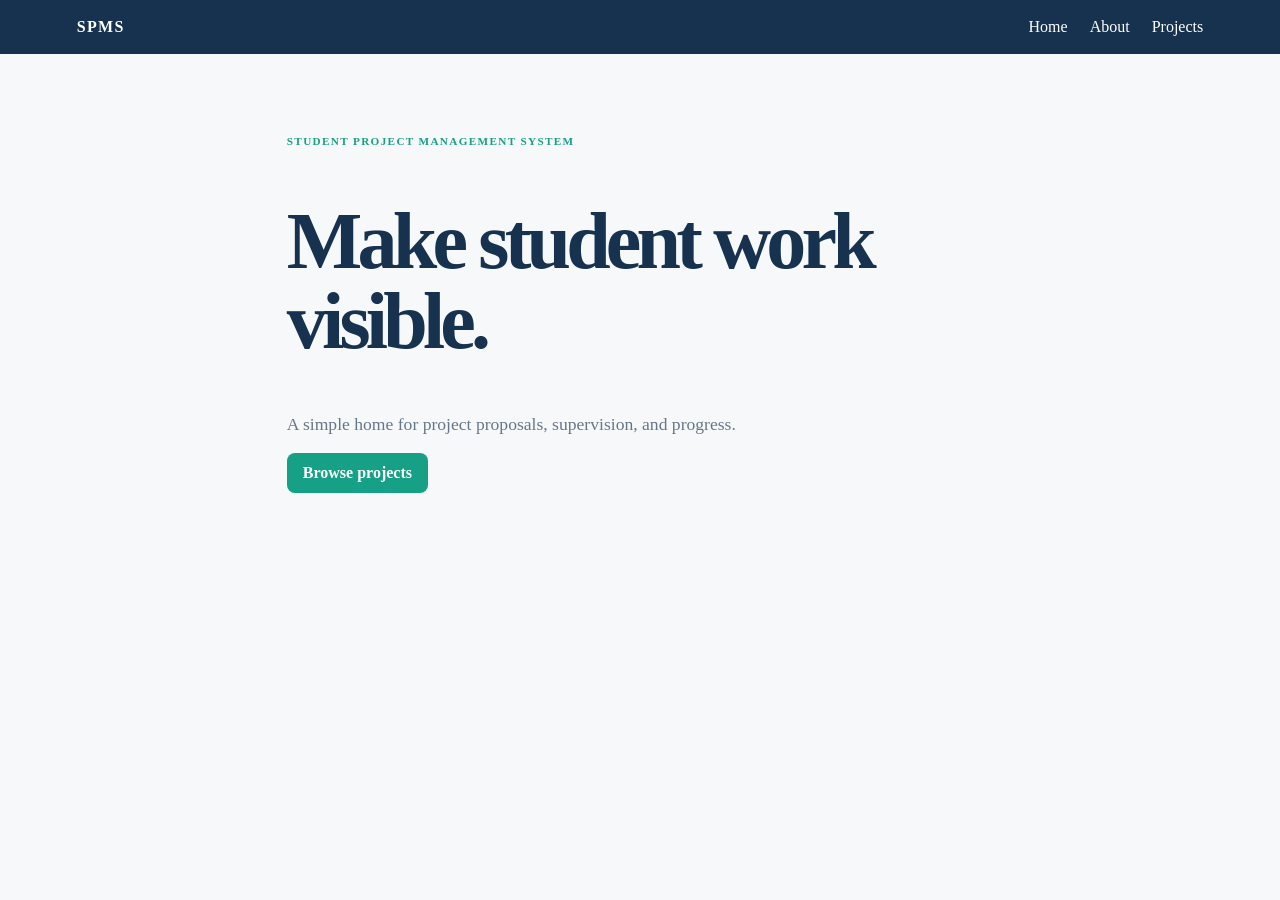
<file: student-project-system-v1/index.html>
<!doctype html>
<html lang="en">
<head>
  <meta charset="utf-8">
  <meta name="viewport" content="width=device-width, initial-scale=1">
  <title>SPMS · Home</title>
  <link rel="stylesheet" href="css/style.css?v=bookman-old-style-1">
</head>
<body>
  <header class="site-header">
    <a class="brand" href="index.html">SPMS</a>
    <nav aria-label="Primary">
      <a href="index.html">Home</a>
      <a href="pages/about.html">About</a>
      <a href="pages/projects.html">Projects</a>
    </nav>
  </header>

  <main class="container">
    <p class="eyebrow">Student Project Management System</p>
    <h1>Make student work visible.</h1>
    <p class="lede">A simple home for project proposals, supervision, and progress.</p>
    <a class="button" href="pages/projects.html">Browse projects</a>
  </main>
</body>
</html>
</file>
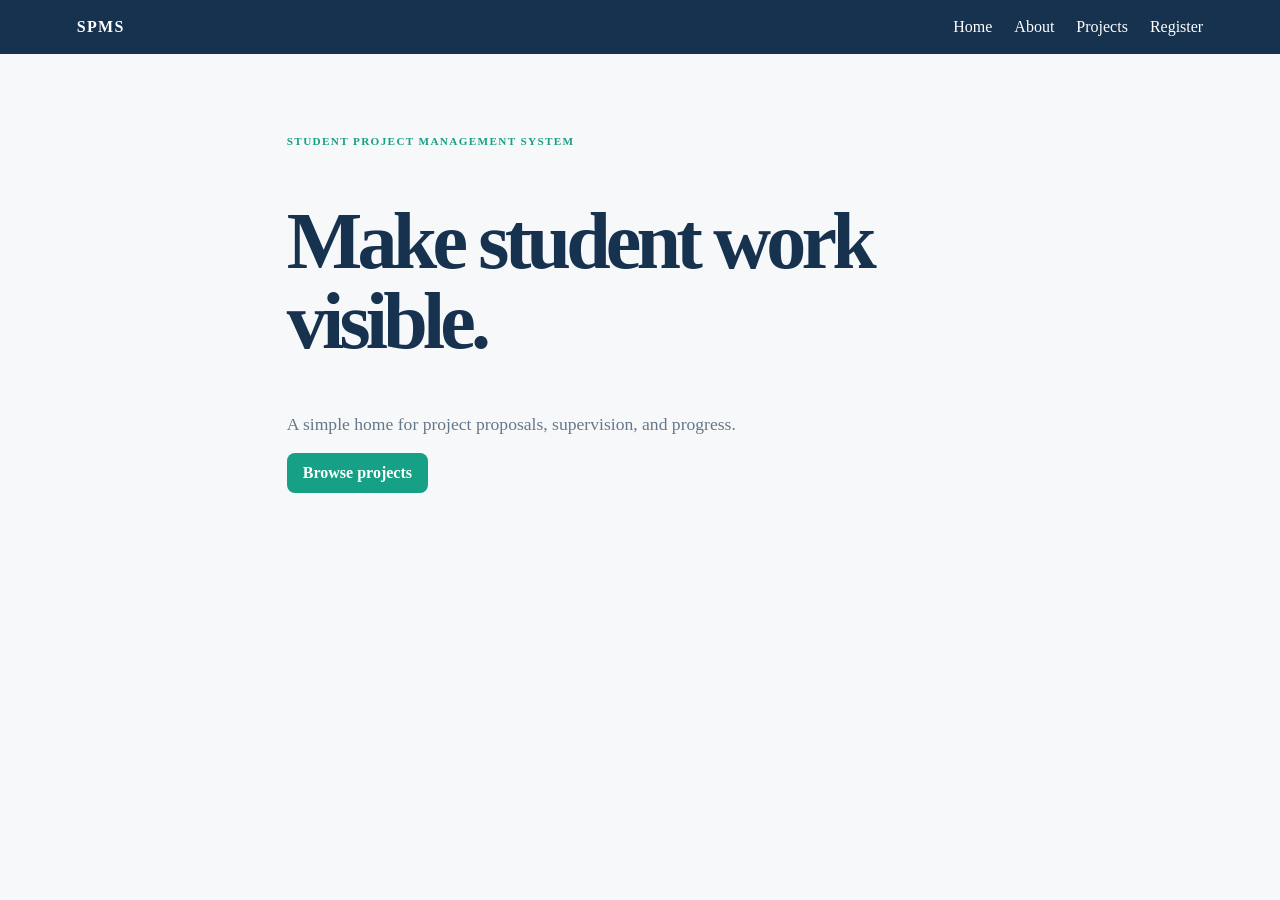
<file: student-project-system-v2/index.html>
<!doctype html>
<html lang="en">
<head>
  <meta charset="utf-8">
  <meta name="viewport" content="width=device-width, initial-scale=1">
  <title>SPMS · Home</title>
  <link rel="stylesheet" href="css/style.css?v=bookman-old-style-1">
</head>
<body>
  <header class="site-header">
    <a class="brand" href="index.html">SPMS</a>
    <nav aria-label="Primary">
      <a href="index.html">Home</a>
      <a href="pages/about.html">About</a>
      <a href="pages/projects.html">Projects</a>
      <a href="pages/register.html">Register</a>
    </nav>
  </header>

  <main class="container">
    <p class="eyebrow">Student Project Management System</p>
    <h1>Make student work visible.</h1>
    <p class="lede">A simple home for project proposals, supervision, and progress.</p>
    <a class="button" href="pages/projects.html">Browse projects</a>
  </main>
</body>
</html>
</file>
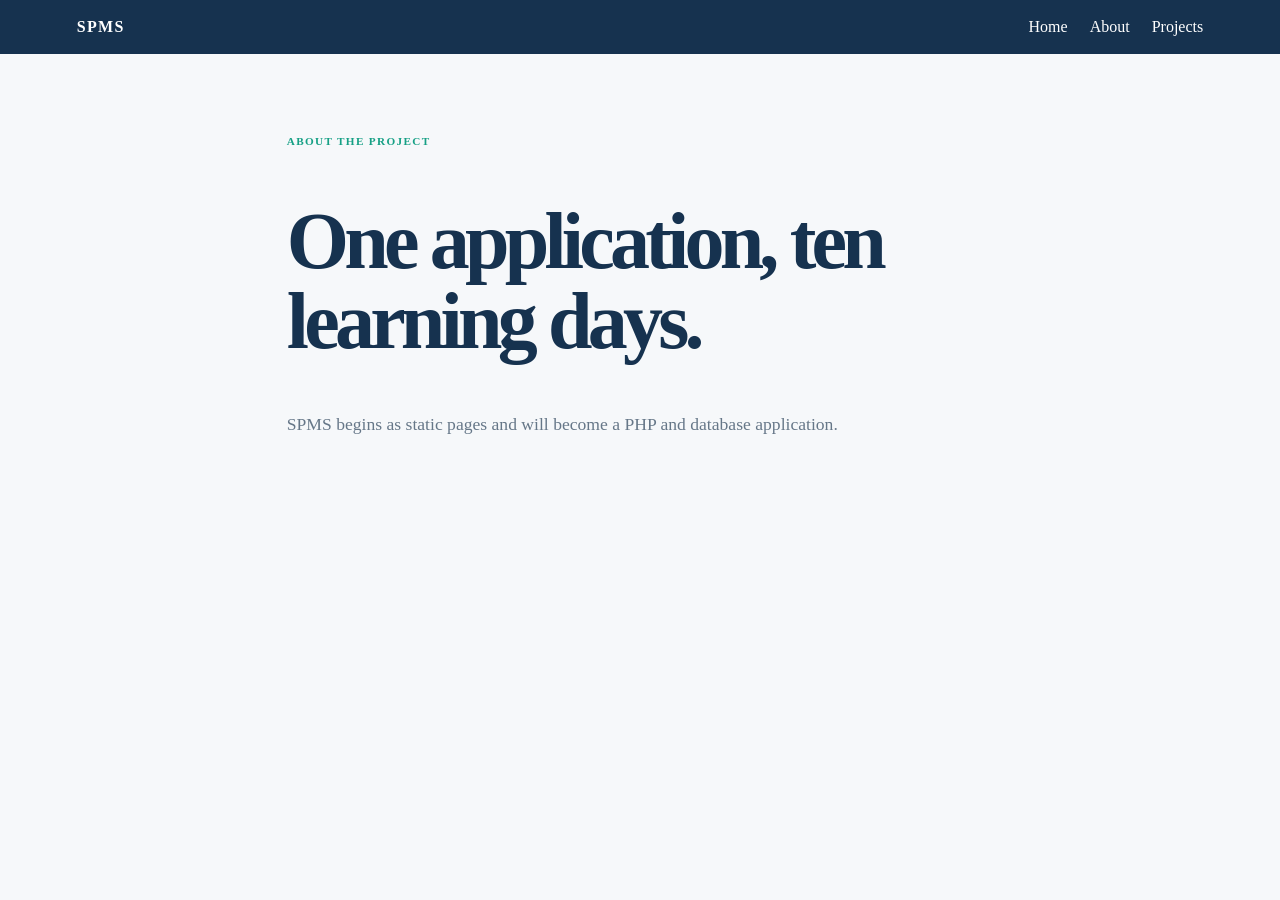
<file: student-project-system-v1/pages/about.html>
<!doctype html>
<html lang="en">
<head>
  <meta charset="utf-8">
  <meta name="viewport" content="width=device-width, initial-scale=1">
  <title>SPMS · About</title>
  <link rel="stylesheet" href="../css/style.css?v=bookman-old-style-1">
</head>
<body>
  <header class="site-header">
    <a class="brand" href="../index.html">SPMS</a>
    <nav aria-label="Primary">
      <a href="../index.html">Home</a>
      <a href="about.html">About</a>
      <a href="projects.html">Projects</a>
    </nav>
  </header>

  <main class="container">
    <p class="eyebrow">About the project</p>
    <h1>One application, ten learning days.</h1>
    <p class="lede">SPMS begins as static pages and will become a PHP and database application.</p>
  </main>
</body>
</html>
</file>
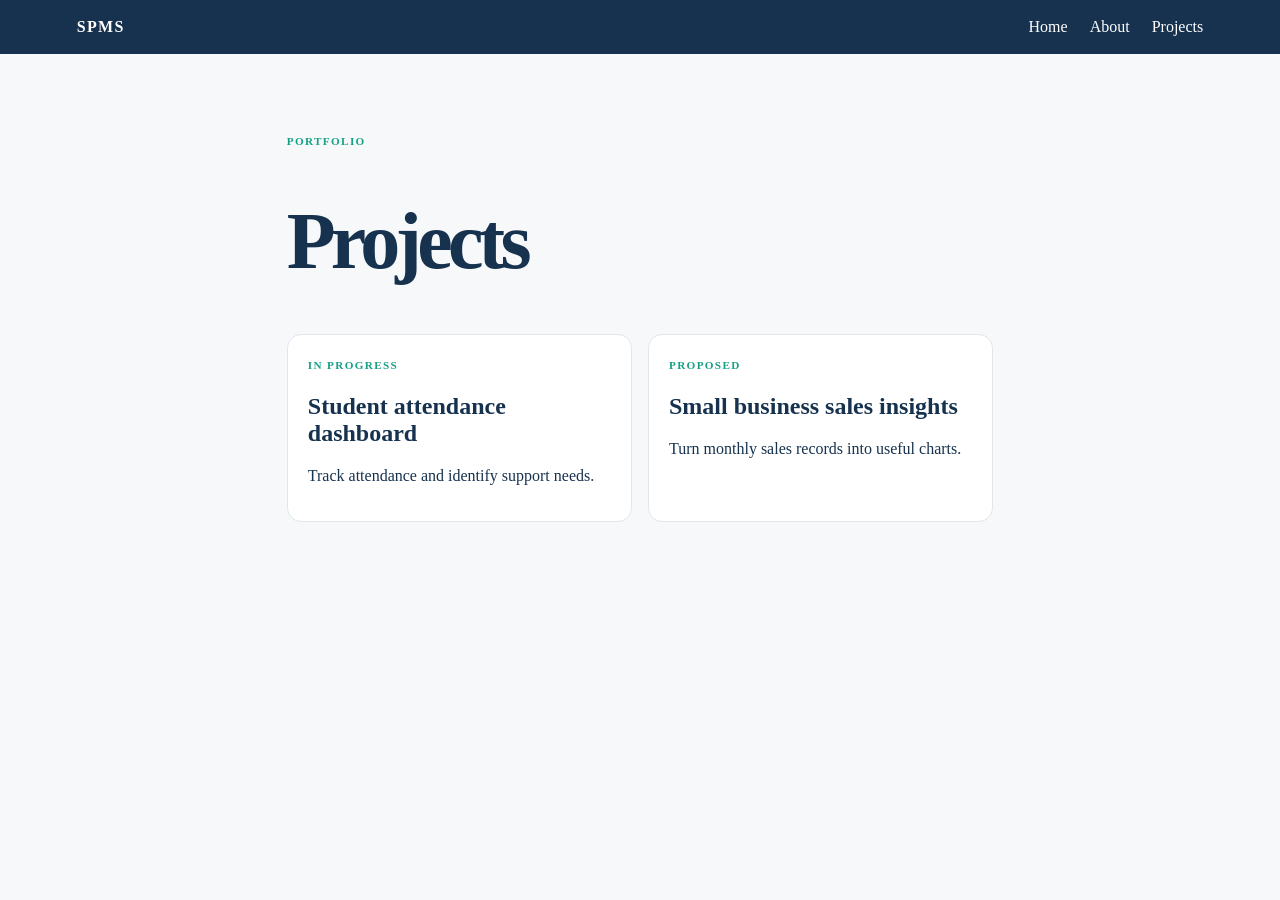
<file: student-project-system-v1/pages/projects.html>
<!doctype html>
<html lang="en">
<head>
  <meta charset="utf-8">
  <meta name="viewport" content="width=device-width, initial-scale=1">
  <title>SPMS · Projects</title>
  <link rel="stylesheet" href="../css/style.css?v=bookman-old-style-1">
</head>
<body>
  <header class="site-header">
    <a class="brand" href="../index.html">SPMS</a>
    <nav aria-label="Primary">
      <a href="../index.html">Home</a>
      <a href="about.html">About</a>
      <a href="projects.html">Projects</a>
    </nav>
  </header>

  <main class="container">
    <p class="eyebrow">Portfolio</p>
    <h1>Projects</h1>

    <div class="card-grid">
      <article class="card">
        <span class="eyebrow">In progress</span>
        <h2>Student attendance dashboard</h2>
        <p>Track attendance and identify support needs.</p>
      </article>
      <article class="card">
        <span class="eyebrow">Proposed</span>
        <h2>Small business sales insights</h2>
        <p>Turn monthly sales records into useful charts.</p>
      </article>
    </div>
  </main>
</body>
</html>
</file>
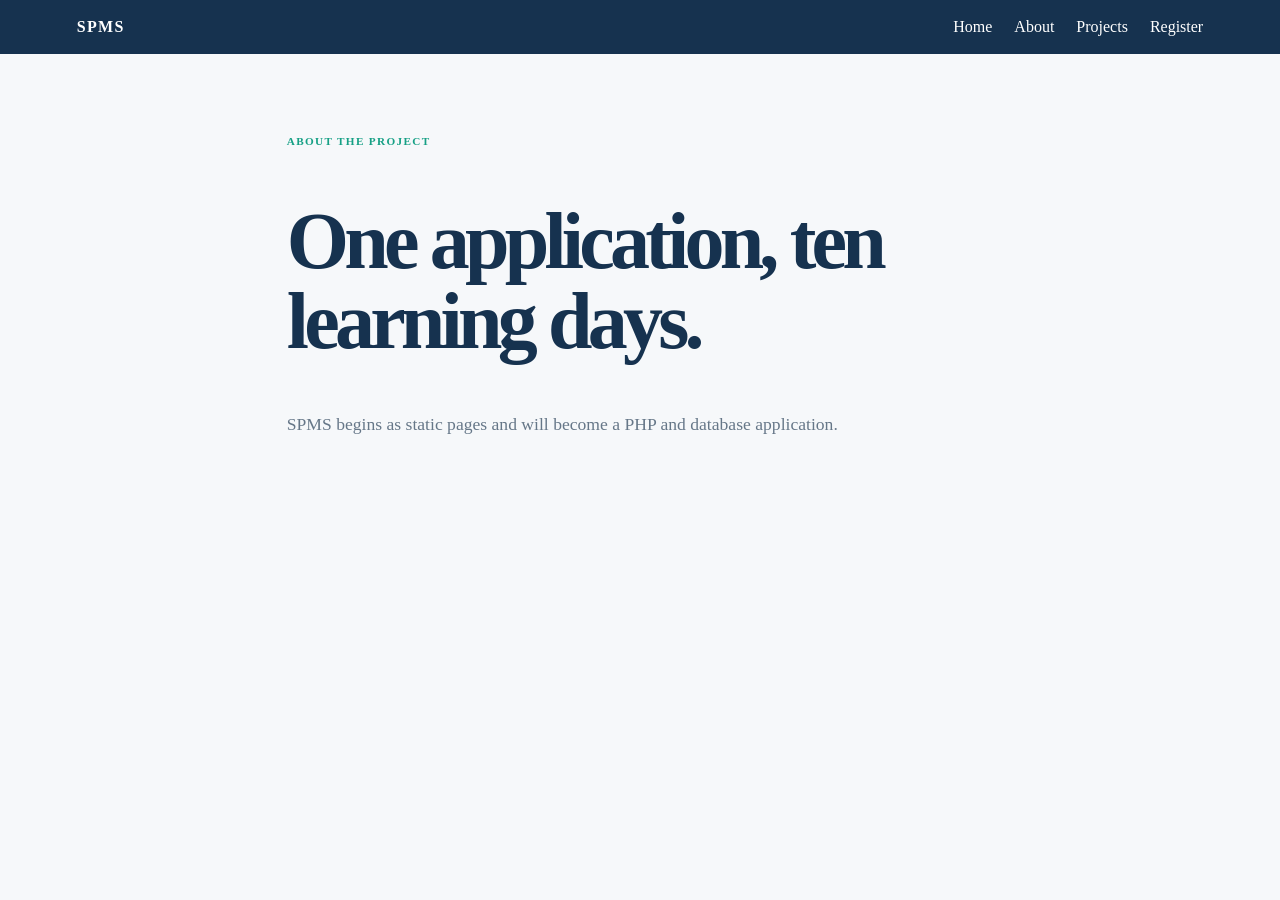
<file: student-project-system-v2/pages/about.html>
<!doctype html>
<html lang="en">
<head>
  <meta charset="utf-8">
  <meta name="viewport" content="width=device-width, initial-scale=1">
  <title>SPMS · About</title>
  <link rel="stylesheet" href="../css/style.css?v=bookman-old-style-1">
</head>
<body>
  <header class="site-header">
    <a class="brand" href="../index.html">SPMS</a>
    <nav aria-label="Primary">
      <a href="../index.html">Home</a>
      <a href="about.html">About</a>
      <a href="projects.html">Projects</a>
      <a href="register.html">Register</a>
    </nav>
  </header>

  <main class="container">
    <p class="eyebrow">About the project</p>
    <h1>One application, ten learning days.</h1>
    <p class="lede">SPMS begins as static pages and will become a PHP and database application.</p>
  </main>
</body>
</html>
</file>
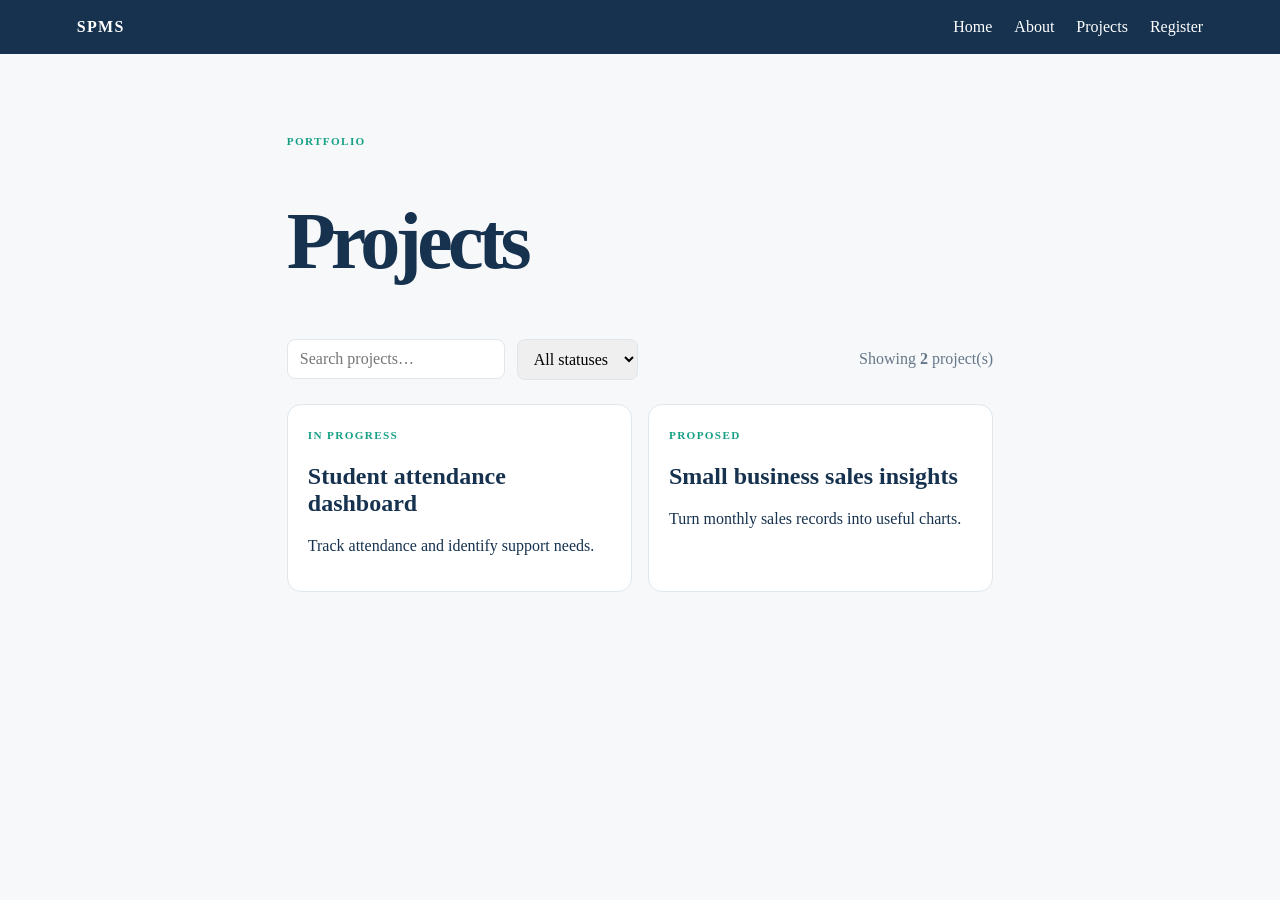
<file: student-project-system-v2/pages/projects.html>
<!doctype html>
<html lang="en">
<head>
  <meta charset="utf-8">
  <meta name="viewport" content="width=device-width, initial-scale=1">
  <title>SPMS · Projects</title>
  <link rel="stylesheet" href="../css/style.css?v=bookman-old-style-1">
</head>
<body>
  <header class="site-header">
    <a class="brand" href="../index.html">SPMS</a>
    <nav aria-label="Primary">
      <a href="../index.html">Home</a>
      <a href="about.html">About</a>
      <a href="projects.html">Projects</a>
      <a href="register.html">Register</a>
    </nav>
  </header>

  <main class="container">
    <p class="eyebrow">Portfolio</p>
    <h1>Projects</h1>

    <div class="toolbar">
      <input id="project-search" type="search" placeholder="Search projects…" aria-label="Search projects">
      <select id="status-filter" aria-label="Filter by status">
        <option value="">All statuses</option>
        <option>Proposed</option>
        <option>In progress</option>
        <option>Completed</option>
        <option>Archived</option>
      </select>
      <p class="count">Showing <strong id="project-count">0</strong> project(s)</p>
    </div>

    <section id="project-grid" class="card-grid">
      <article class="card project-card" data-status="In progress">
        <span class="eyebrow">In progress</span>
        <h2>Student attendance dashboard</h2>
        <p>Track attendance and identify support needs.</p>
      </article>
      <article class="card project-card" data-status="Proposed">
        <span class="eyebrow">Proposed</span>
        <h2>Small business sales insights</h2>
        <p>Turn monthly sales records into useful charts.</p>
      </article>
    </section>
  </main>

  <script src="../js/app.js" defer></script>
</body>
</html>
</file>
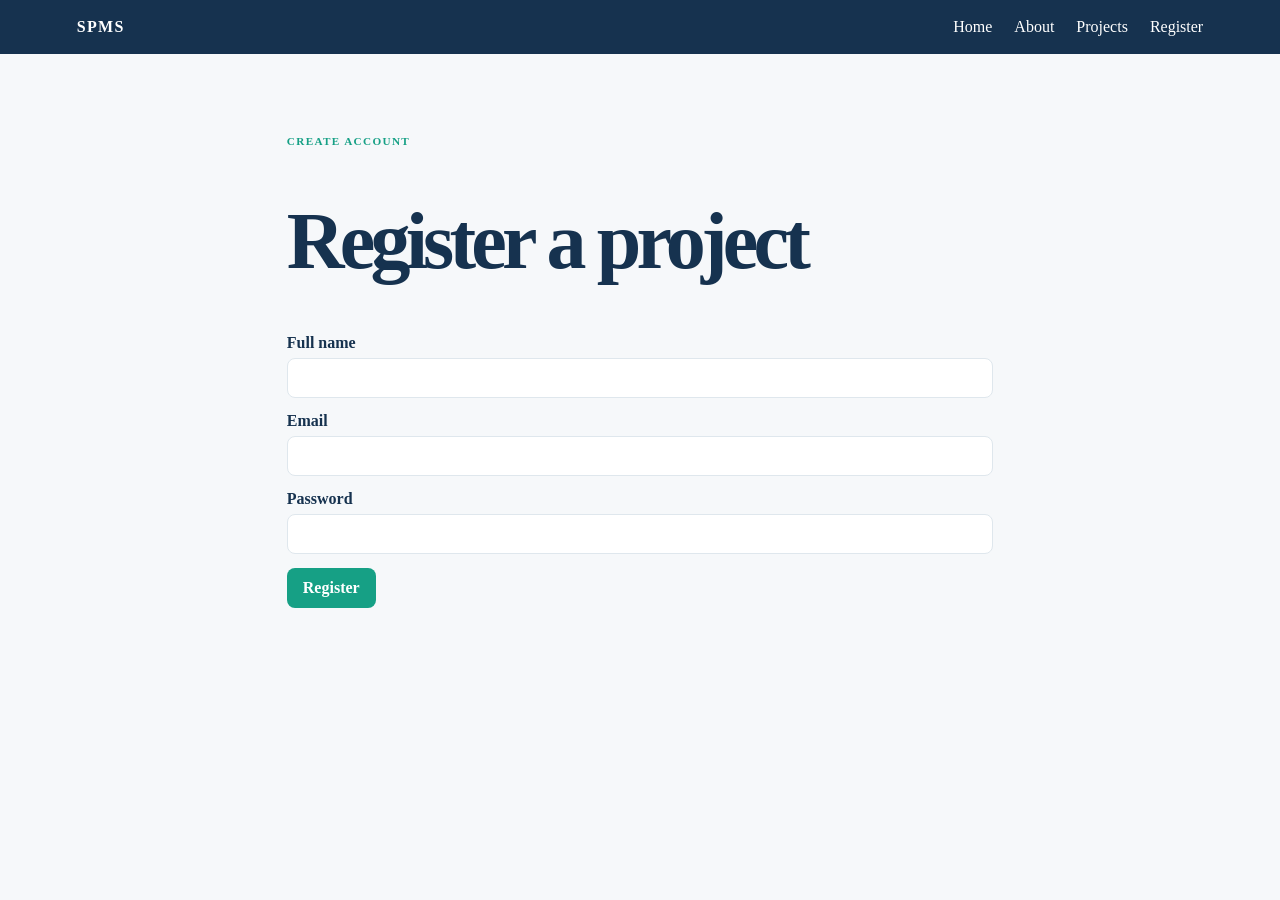
<file: student-project-system-v2/pages/register.html>
<!doctype html>
<html lang="en">
<head>
  <meta charset="utf-8">
  <meta name="viewport" content="width=device-width, initial-scale=1">
  <title>SPMS · Register</title>
  <link rel="stylesheet" href="../css/style.css?v=bookman-old-style-1">
</head>
<body>
  <header class="site-header">
    <a class="brand" href="../index.html">SPMS</a>
    <nav aria-label="Primary">
      <a href="../index.html">Home</a>
      <a href="about.html">About</a>
      <a href="projects.html">Projects</a>
      <a href="register.html">Register</a>
    </nav>
  </header>

  <main class="container">
    <p class="eyebrow">Create account</p>
    <h1>Register a project</h1>

    <form id="registration-form" novalidate>
      <label>Full name
        <input name="name" required minlength="3">
      </label>
      <label>Email
        <input name="email" type="email" required>
      </label>
      <label>Password
        <input name="password" type="password" required minlength="8">
      </label>
      <button class="button">Register</button>
      <p id="form-message" aria-live="polite"></p>
    </form>
  </main>

  <script src="../js/validation.js" defer></script>
</body>
</html>
</file>
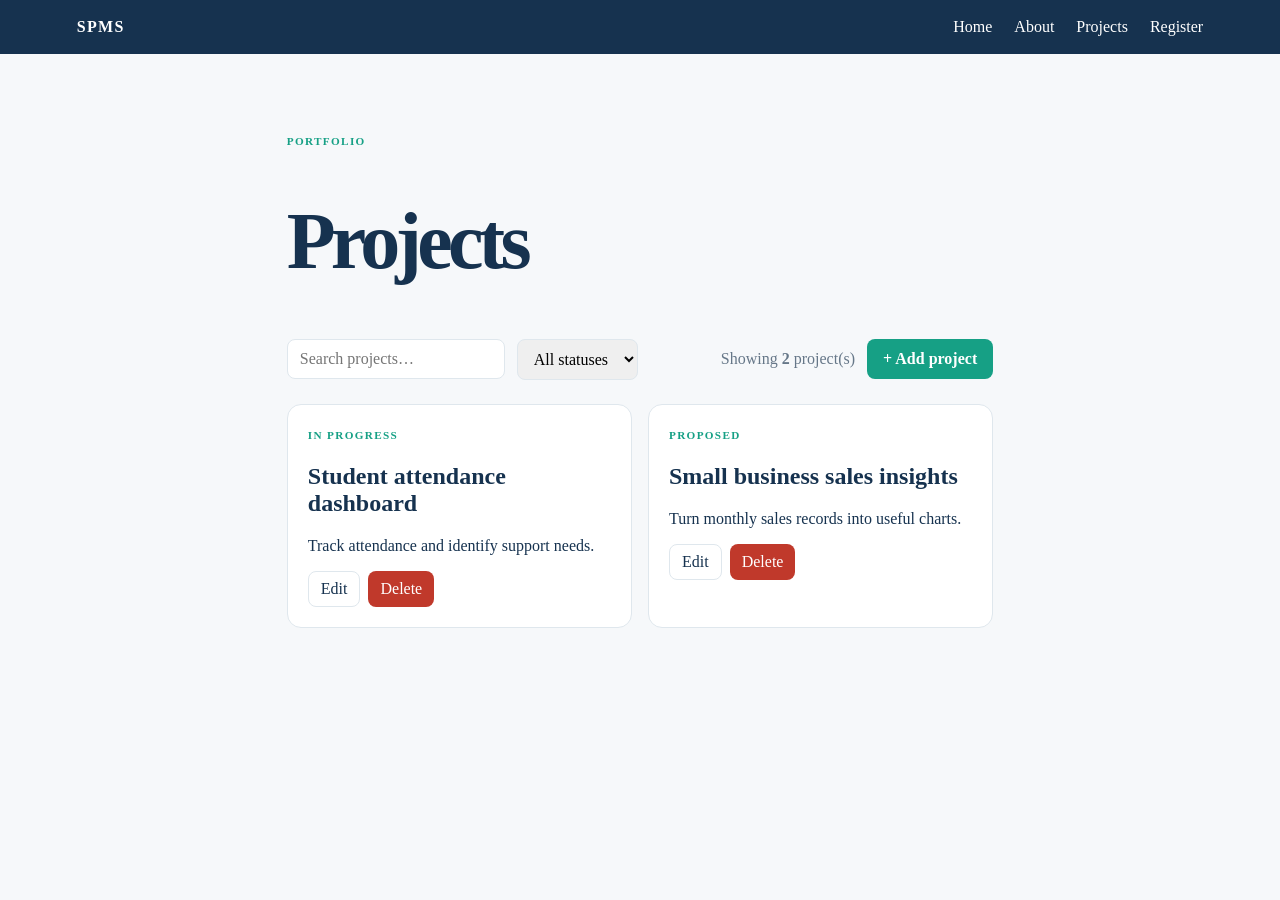
<file: student-project-system-v3/pages/projects.html>
<!doctype html>
<html lang="en">
<head>
  <meta charset="utf-8">
  <meta name="viewport" content="width=device-width, initial-scale=1">
  <title>SPMS · Projects</title>
  <link rel="stylesheet" href="../css/style.css?v=bookman-old-style-1">
</head>
<body>
  <header class="site-header">
    <a class="brand" href="../index.html">SPMS</a>
    <nav aria-label="Primary">
      <a href="../index.html">Home</a>
      <a href="about.html">About</a>
      <a href="projects.html">Projects</a>
      <a href="register.html">Register</a>
    </nav>
  </header>

  <main class="container">
    <p class="eyebrow">Portfolio</p>
    <h1>Projects</h1>

    <div class="toolbar">
      <input id="project-search" type="search" placeholder="Search projects…" aria-label="Search projects">
      <select id="status-filter" aria-label="Filter by status">
        <option value="">All statuses</option>
        <option>Proposed</option>
        <option>In progress</option>
        <option>Completed</option>
        <option>Archived</option>
      </select>
      <p class="count">Showing <strong id="project-count">0</strong> project(s)</p>
      <button id="add-project-btn" class="button">+ Add project</button>
    </div>

    <section id="project-grid" class="card-grid"></section>

    <div id="project-modal" class="modal" hidden role="dialog" aria-modal="true" aria-labelledby="modal-title">
      <div class="modal-content">
        <h2 id="modal-title">New project</h2>
        <form id="project-form">
          <input type="hidden" name="id">
          <label>Title
            <input name="title" required minlength="3">
          </label>
          <label>Status
            <select name="status">
              <option>Proposed</option>
              <option>In progress</option>
              <option>Completed</option>
              <option>Archived</option>
            </select>
          </label>
          <label>Description
            <textarea name="description" rows="3" required minlength="10"></textarea>
          </label>
          <div class="modal-actions">
            <button type="button" data-close class="button-ghost">Cancel</button>
            <button class="button">Save</button>
          </div>
        </form>
      </div>
    </div>
  </main>

  <script type="module" src="../js/projects-ui.js"></script>
</body>
</html>
</file>
<file: student-project-system-v1/css/style.css>
:root {
  --ink: #16324f;
  --green: #16a085;
  --paper: #f6f8fa;
  --line: #dfe7ed;
  font-family: "Bookman Old Style";
  color: var(--ink);
  background: var(--paper);
}
* { box-sizing: border-box; font-family: inherit; }
body { margin: 0; }

.site-header {
  display: flex; justify-content: space-between; align-items: center;
  padding: 18px 6vw; background: var(--ink); color: #fff;
}
.site-header a { color: inherit; text-decoration: none; margin-left: 18px; }
.site-header .brand { margin-left: 0; font-weight: 800; letter-spacing: .08em; }

.container { max-width: 860px; margin: 0 auto; padding: 70px 6vw; }
.eyebrow { text-transform: uppercase; letter-spacing: .12em; font-size: .7rem; font-weight: 800; color: var(--green); }
h1 { font-size: clamp(2.4rem, 7vw, 5rem); line-height: 1; letter-spacing: -.06em; }
.lede { color: #667788; font-size: 1.1rem; }

.button {
  display: inline-block; padding: 11px 16px; border-radius: 8px; border: 0; cursor: pointer;
  background: var(--green); color: #fff; text-decoration: none; font-weight: 800; font-size: 1rem;
}

.card-grid { display: grid; grid-template-columns: repeat(auto-fit, minmax(220px, 1fr)); gap: 16px; }
.card { background: #fff; border: 1px solid var(--line); border-radius: 14px; padding: 20px; }
</file>
<file: student-project-system-v2/css/style.css>
:root {
  --ink: #16324f;
  --green: #16a085;
  --paper: #f6f8fa;
  --line: #dfe7ed;
  font-family: "Bookman Old Style";
  color: var(--ink);
  background: var(--paper);
}
* { box-sizing: border-box; font-family: inherit; }
body { margin: 0; }

.site-header {
  display: flex; justify-content: space-between; align-items: center;
  padding: 18px 6vw; background: var(--ink); color: #fff;
}
.site-header a { color: inherit; text-decoration: none; margin-left: 18px; }
.site-header .brand { margin-left: 0; font-weight: 800; letter-spacing: .08em; }

.container { max-width: 860px; margin: 0 auto; padding: 70px 6vw; }
.eyebrow { text-transform: uppercase; letter-spacing: .12em; font-size: .7rem; font-weight: 800; color: var(--green); }
h1 { font-size: clamp(2.4rem, 7vw, 5rem); line-height: 1; letter-spacing: -.06em; }
.lede { color: #667788; font-size: 1.1rem; }

.button {
  display: inline-block; padding: 11px 16px; border-radius: 8px; border: 0; cursor: pointer;
  background: var(--green); color: #fff; text-decoration: none; font-weight: 800; font-size: 1rem;
}

.card-grid { display: grid; grid-template-columns: repeat(auto-fit, minmax(220px, 1fr)); gap: 16px; }
.card { background: #fff; border: 1px solid var(--line); border-radius: 14px; padding: 20px; }

.toolbar { display: flex; gap: 12px; align-items: center; flex-wrap: wrap; margin-bottom: 20px; }
.toolbar input, .toolbar select { padding: 10px 12px; border: 1px solid var(--line); border-radius: 8px; font: inherit; }
.count { color: #667788; margin-left: auto; }

form label { display: block; margin-bottom: 14px; font-weight: 600; }
form label input, form label select, form label textarea {
  display: block; width: 100%; padding: 10px 12px; margin-top: 6px;
  border: 1px solid var(--line); border-radius: 8px; font: inherit;
}
#form-message { margin-top: 12px; font-weight: 600; }
#form-message.success { color: #16a085; }
#form-message.error   { color: #c0392b; }
</file>
<file: student-project-system-v3/css/style.css>
:root {
  --ink: #16324f;
  --green: #16a085;
  --paper: #f6f8fa;
  --line: #dfe7ed;
  font-family: "Bookman Old Style";
  color: var(--ink);
  background: var(--paper);
}
* { box-sizing: border-box; font-family: inherit; }
body { margin: 0; }

.site-header {
  display: flex; justify-content: space-between; align-items: center;
  padding: 18px 6vw; background: var(--ink); color: #fff;
}
.site-header a { color: inherit; text-decoration: none; margin-left: 18px; }
.site-header .brand { margin-left: 0; font-weight: 800; letter-spacing: .08em; }

.container { max-width: 860px; margin: 0 auto; padding: 70px 6vw; }
.eyebrow { text-transform: uppercase; letter-spacing: .12em; font-size: .7rem; font-weight: 800; color: var(--green); }
h1 { font-size: clamp(2.4rem, 7vw, 5rem); line-height: 1; letter-spacing: -.06em; }
.lede { color: #667788; font-size: 1.1rem; }

.button {
  display: inline-block; padding: 11px 16px; border-radius: 8px; border: 0; cursor: pointer;
  background: var(--green); color: #fff; text-decoration: none; font-weight: 800; font-size: 1rem;
}

.card-grid { display: grid; grid-template-columns: repeat(auto-fit, minmax(220px, 1fr)); gap: 16px; }
.card { background: #fff; border: 1px solid var(--line); border-radius: 14px; padding: 20px; }

.toolbar { display: flex; gap: 12px; align-items: center; flex-wrap: wrap; margin-bottom: 20px; }
.toolbar input, .toolbar select { padding: 10px 12px; border: 1px solid var(--line); border-radius: 8px; font: inherit; }
.count { color: #667788; margin-left: auto; }

form label { display: block; margin-bottom: 14px; font-weight: 600; }
form label input, form label select, form label textarea {
  display: block; width: 100%; padding: 10px 12px; margin-top: 6px;
  border: 1px solid var(--line); border-radius: 8px; font: inherit;
}
#form-message { margin-top: 12px; font-weight: 600; }
#form-message.success { color: #16a085; }
#form-message.error   { color: #c0392b; }

.modal { position: fixed; inset: 0; background: rgba(0,0,0,.5); display: grid; place-items: center; z-index: 1000; }
.modal[hidden] { display: none; }
.modal-content { background: #fff; padding: 24px; border-radius: 12px; width: min(520px, 92vw); }
.modal-actions { display: flex; justify-content: flex-end; gap: 10px; margin-top: 12px; }
.card-actions { display: flex; gap: 8px; margin-top: 12px; }
.button-ghost { display: inline-block; background: transparent; border: 1px solid var(--line); color: var(--ink); text-decoration: none; padding: 8px 12px; border-radius: 8px; cursor: pointer; font: inherit; }
.button-danger { background: #c0392b; color: #fff; border: 0; padding: 8px 12px; border-radius: 8px; cursor: pointer; font: inherit; }
</file>
